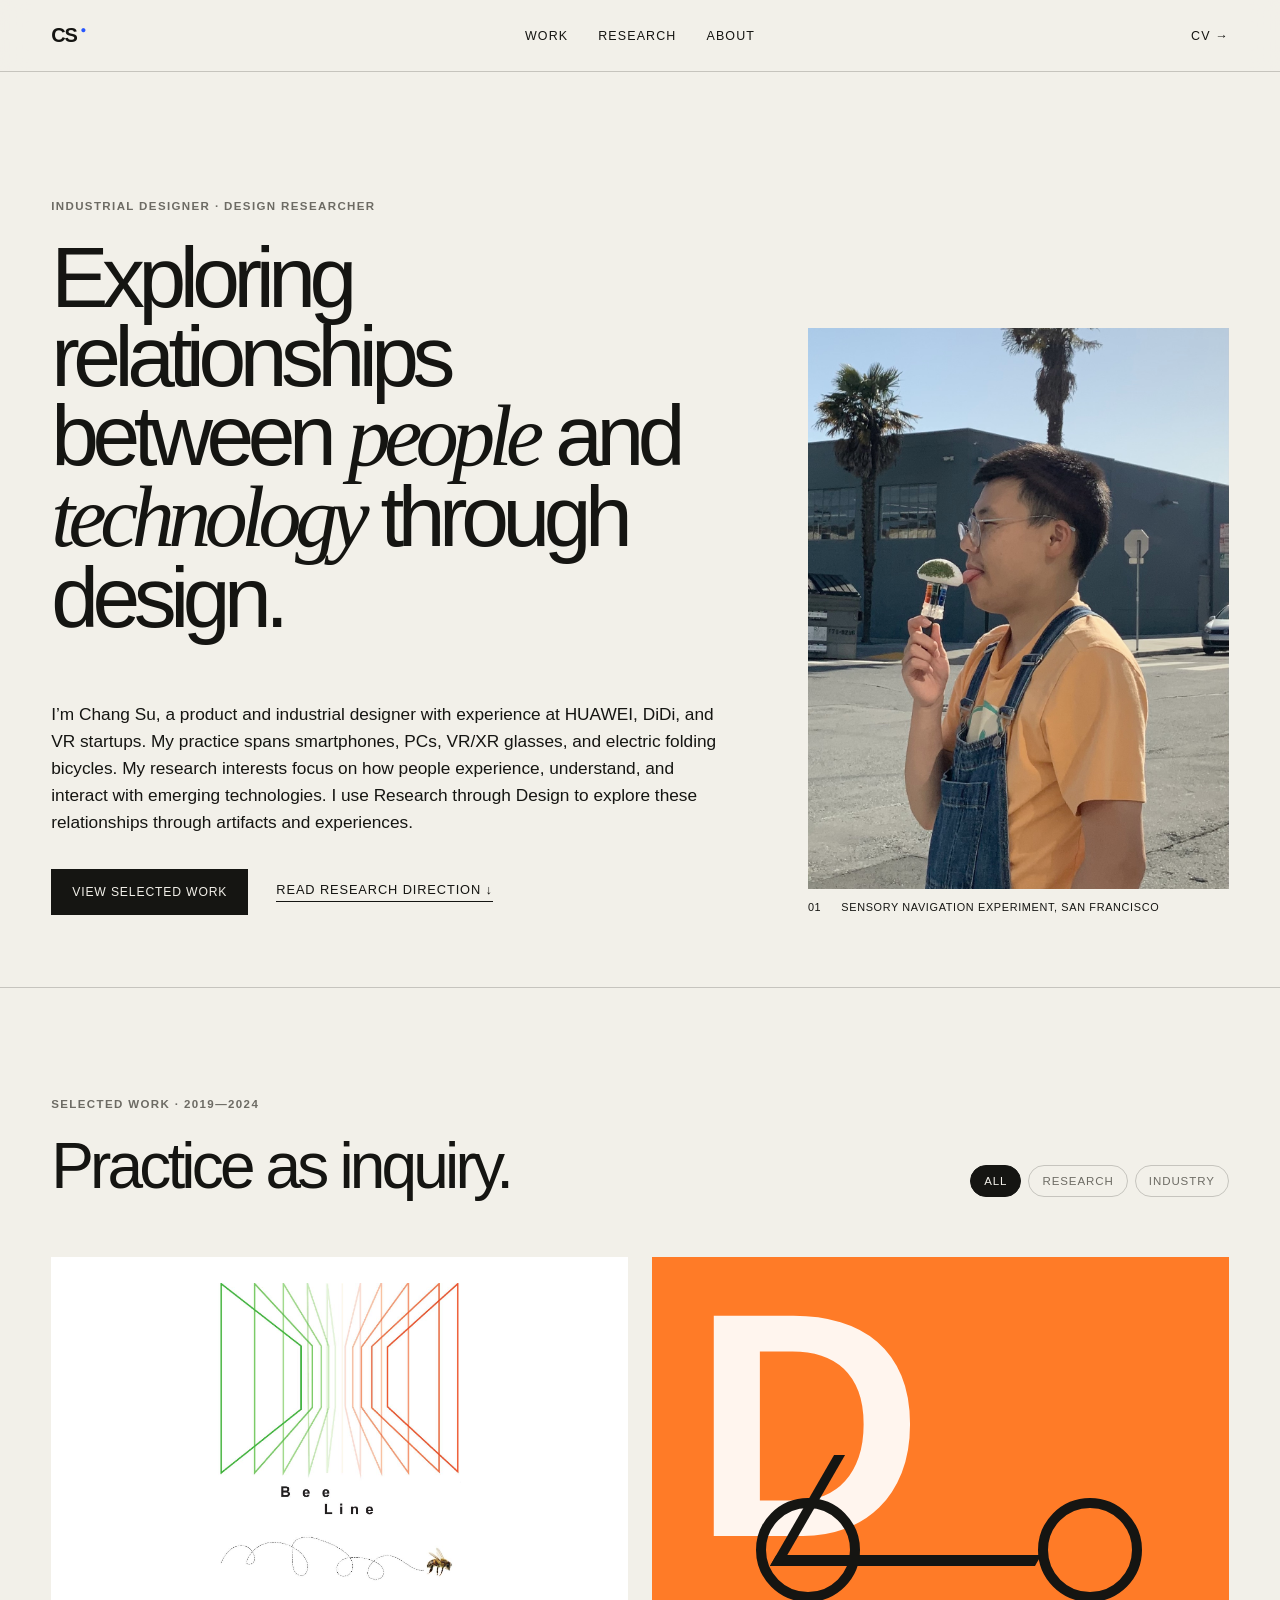
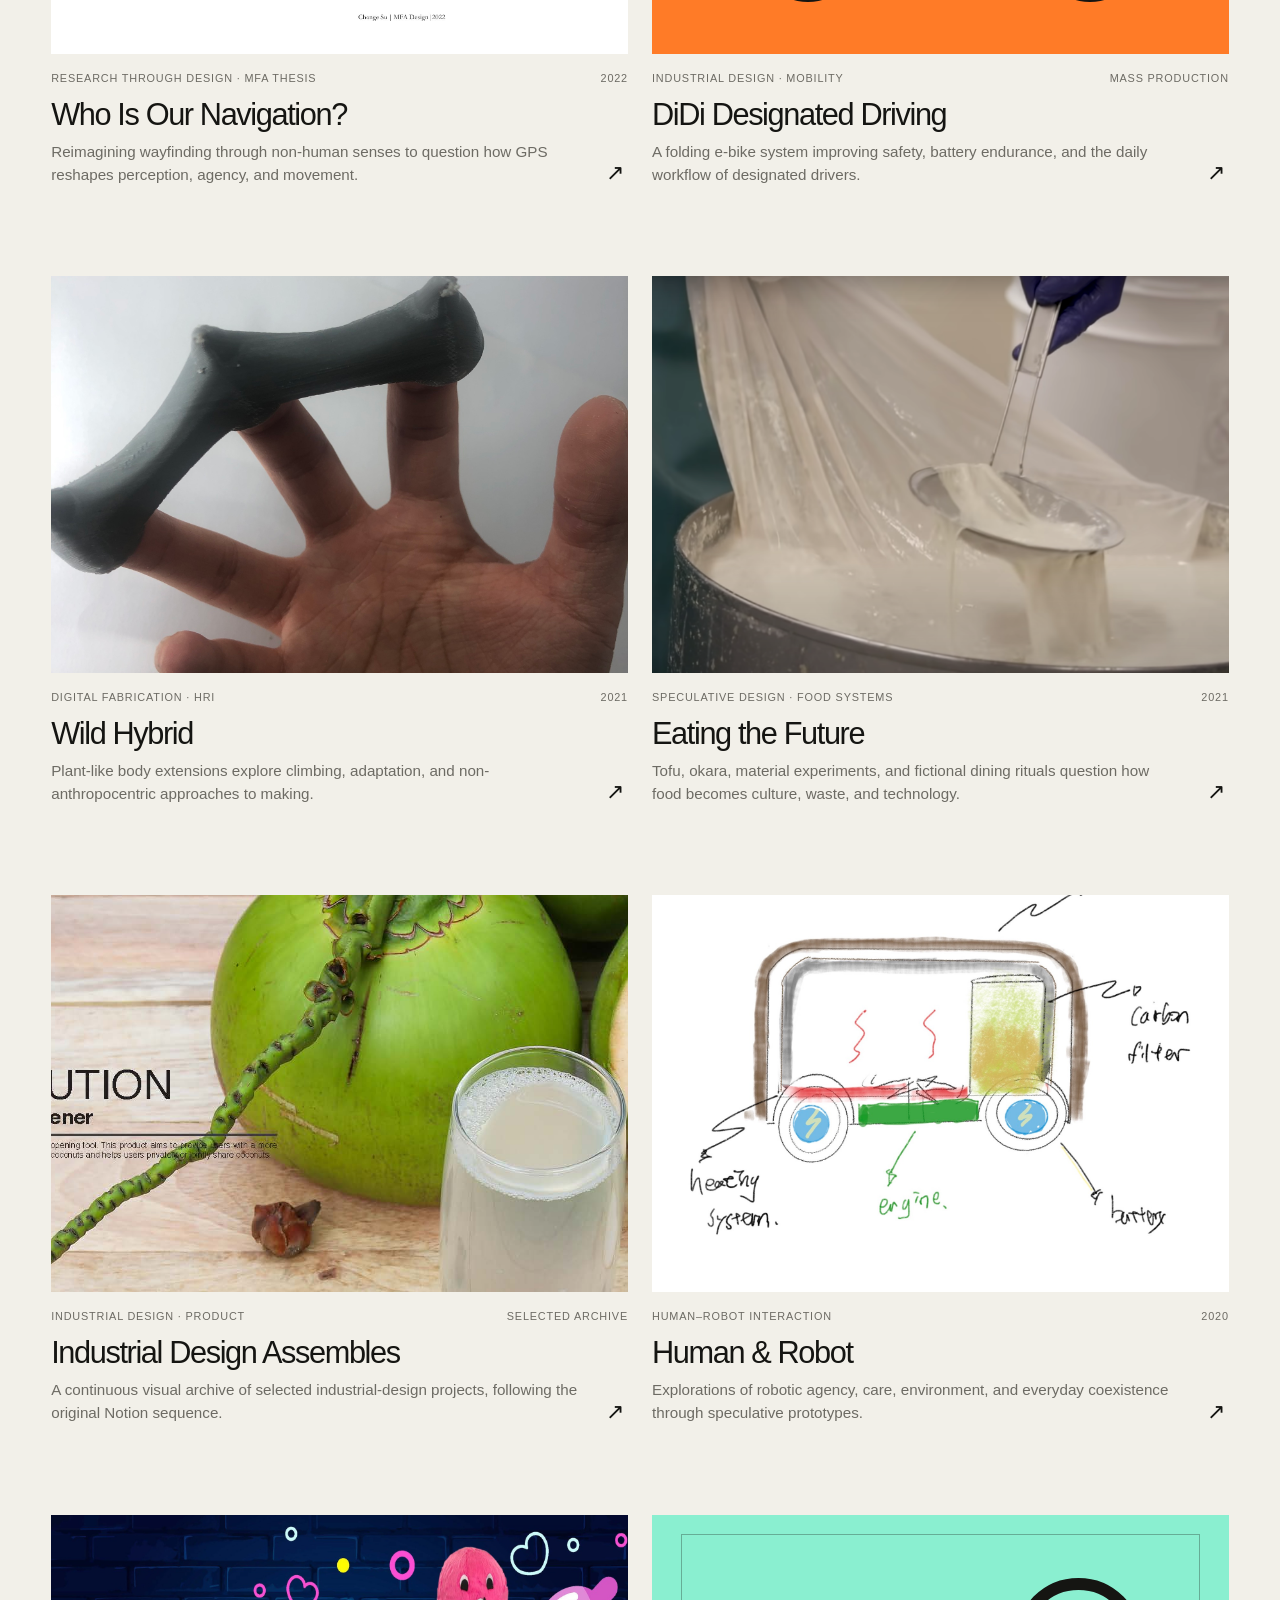
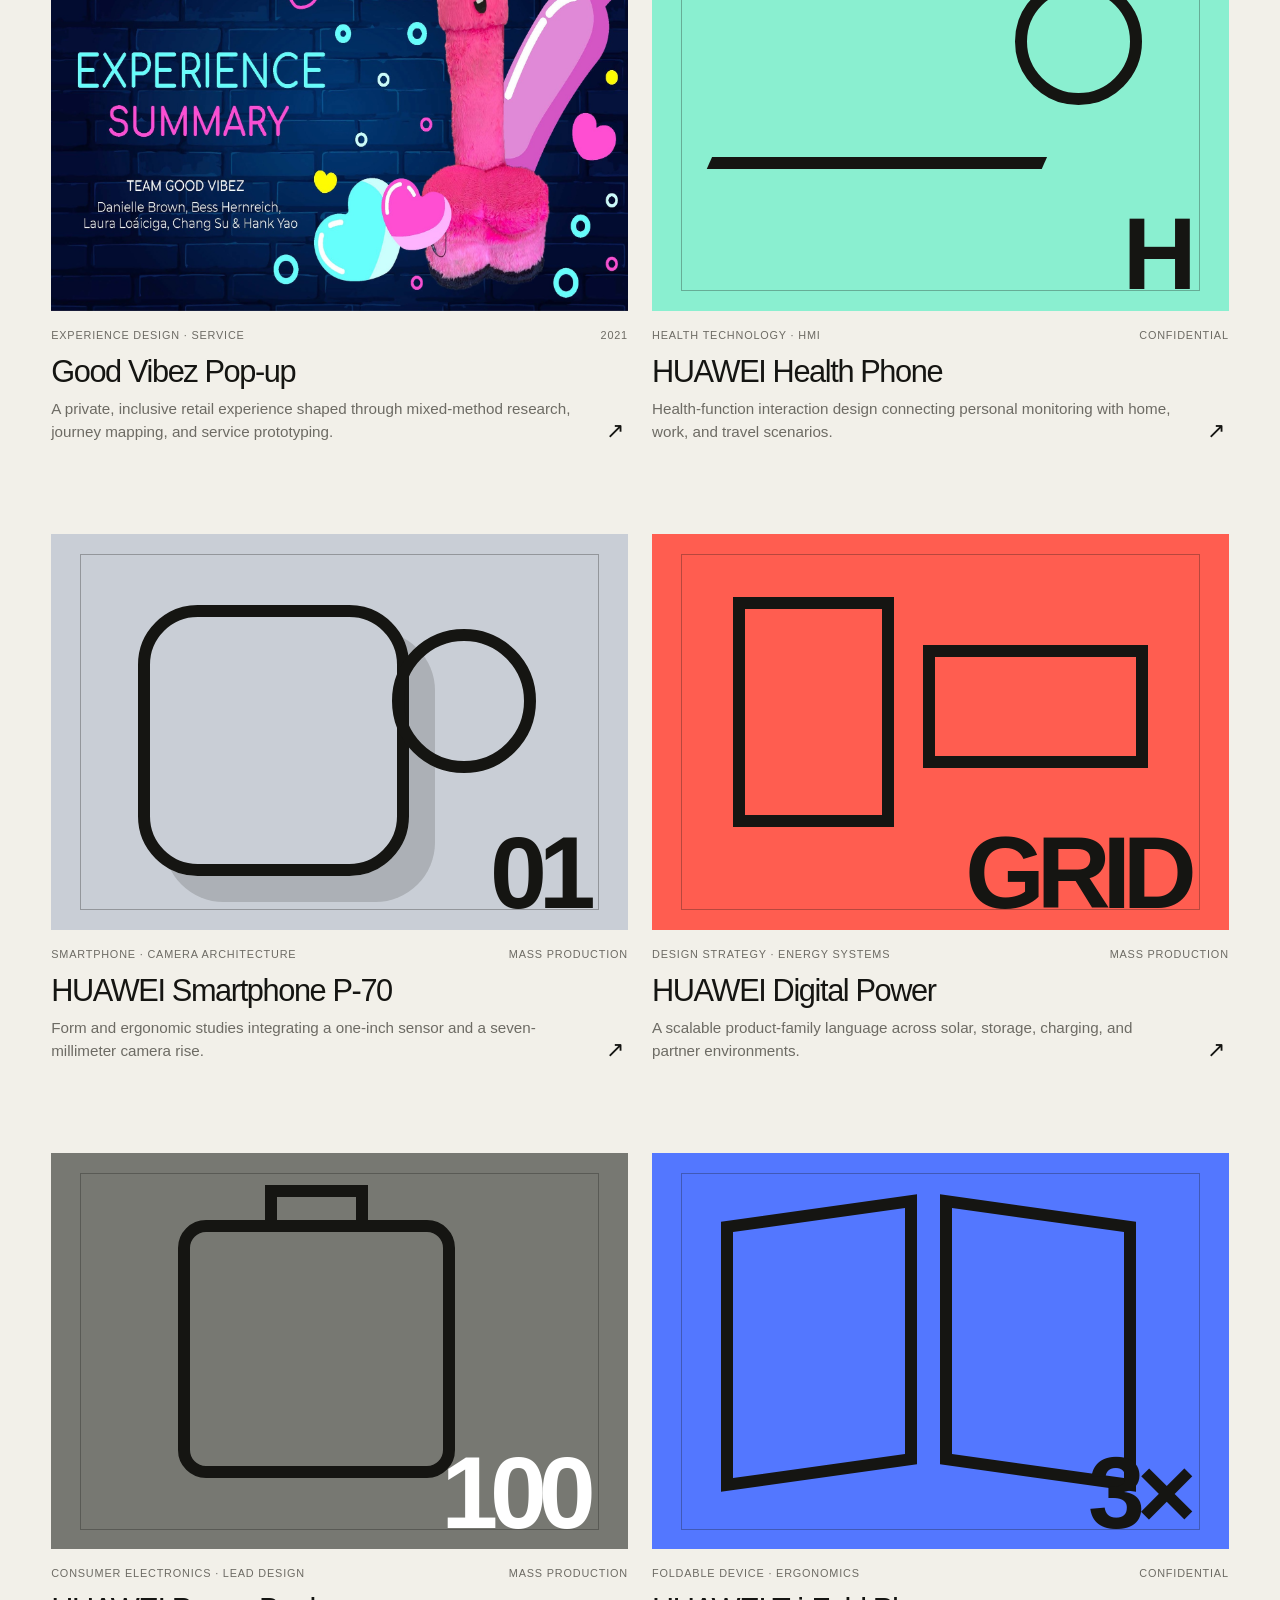
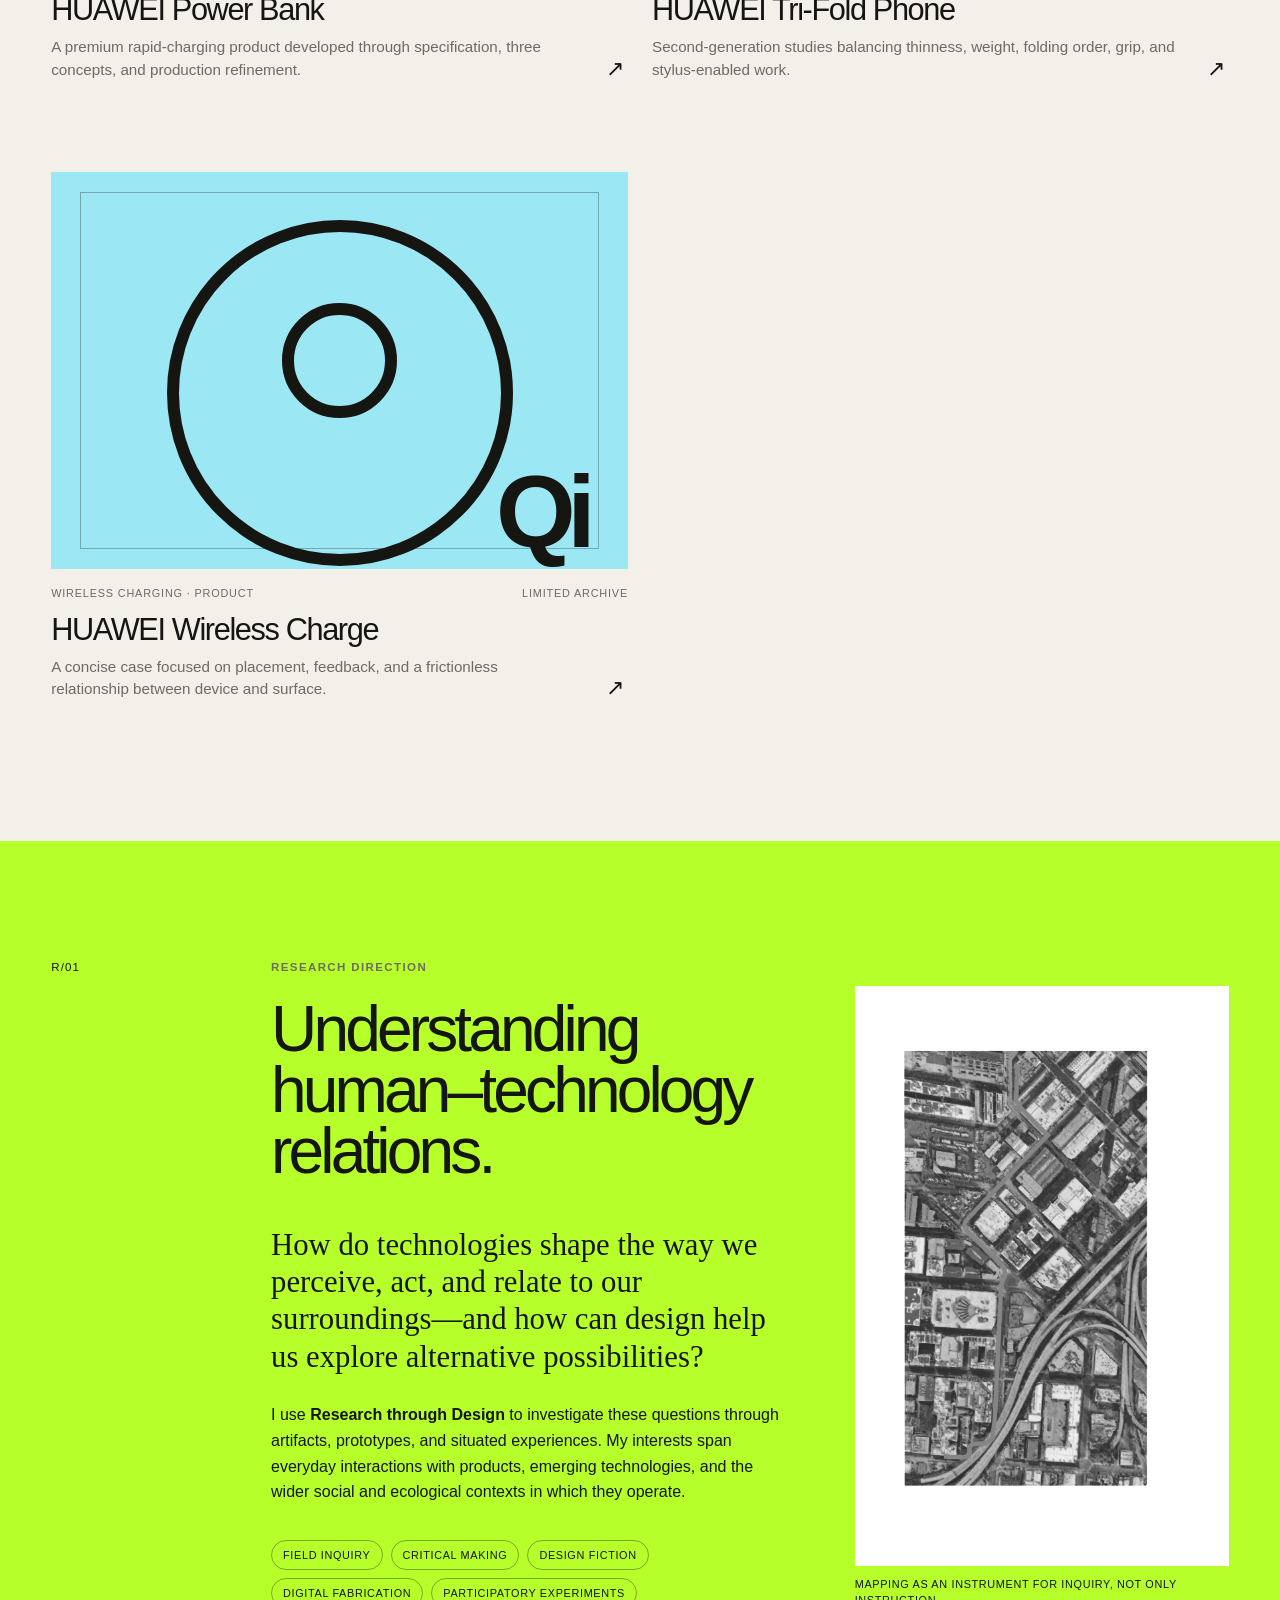
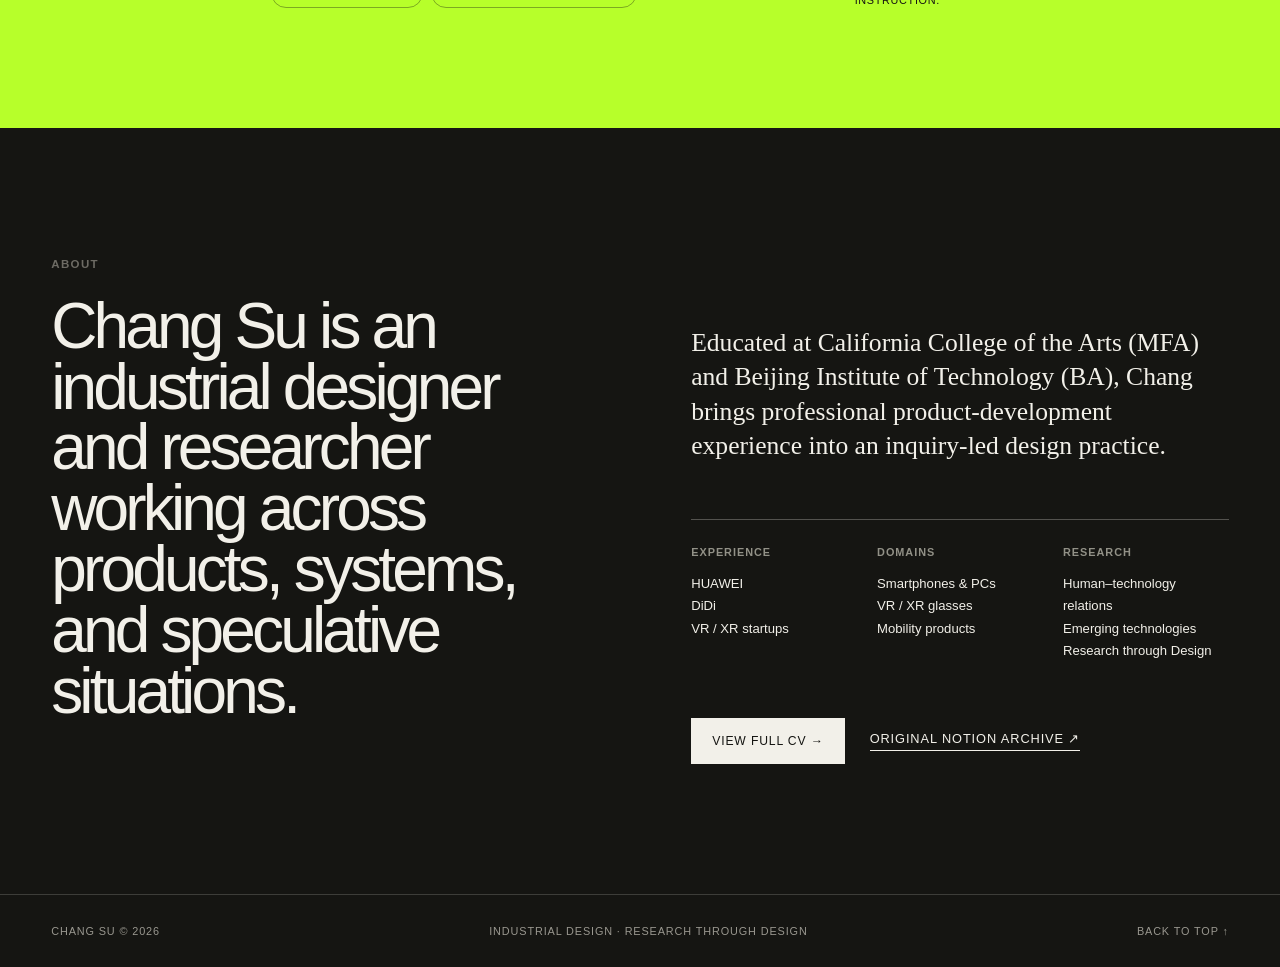
<file: index.html>
<!doctype html>
<html lang="en">
  <head>
    <meta charset="UTF-8" />
    <meta name="viewport" content="width=device-width, initial-scale=1.0" />
    <meta name="description" content="Chang Su is an industrial and product designer exploring relationships between people and emerging technologies through design research and professional practice." />
    <title>Chang Su — Industrial Designer & Design Researcher</title>
    <link rel="stylesheet" href="styles.css" />
    <script src="project-data.js" defer></script>
    <script src="script.js" defer></script>
  </head>
  <body>
    <header class="site-header">
      <a class="wordmark" href="#top" aria-label="Chang Su, home">CS<span class="dot">●</span></a>
      <nav aria-label="Main navigation">
        <a href="#work">Work</a>
        <a href="#research">Research</a>
        <a href="#about">About</a>
      </nav>
      <a class="header-link" href="cv.html">CV →</a>
    </header>

    <main id="top">
      <section class="hero" aria-labelledby="hero-title">
        <div class="hero-copy">
          <p class="eyebrow">Industrial designer · Design researcher</p>
          <h1 id="hero-title">Exploring relationships between <em>people</em> and <em>technology</em> through design.</h1>
          <p class="hero-intro">I’m Chang Su, a product and industrial designer with experience at HUAWEI, DiDi, and VR startups. My practice spans smartphones, PCs, VR/XR glasses, and electric folding bicycles. My research interests focus on how people experience, understand, and interact with emerging technologies. I use Research through Design to explore these relationships through artifacts and experiences.</p>
          <div class="hero-actions">
            <a class="button button-dark" href="#work">View selected work</a>
            <a class="text-link" href="#research">Read research direction ↓</a>
          </div>
        </div>
        <figure class="hero-figure">
          <img src="assets/navigation-taste.jpg" alt="A participant tasting air through an experimental handheld object" />
          <figcaption><span>01</span> Sensory navigation experiment, San Francisco</figcaption>
        </figure>
      </section>

      <section class="work-section" id="work" aria-labelledby="work-title">
        <div class="section-heading">
          <div>
            <p class="eyebrow">Selected work · 2019—2024</p>
            <h2 id="work-title">Practice as inquiry.</h2>
          </div>
          <div class="filters" role="group" aria-label="Filter projects">
            <button class="filter is-active" data-filter="all" type="button">All</button>
            <button class="filter" data-filter="research" type="button">Research</button>
            <button class="filter" data-filter="industry" type="button">Industry</button>
          </div>
        </div>

        <div class="project-grid">
          <a class="project-card project-card-wide" data-category="research" href="project.html?project=navigation">
            <div class="project-media book-cover-media"><img src="assets/projects/navigation/chang-su-beeline-cover.jpg" alt="Cover of Chang Su’s Bee Line MFA thesis book" /></div>
            <div class="project-meta"><span>Research through Design · MFA thesis</span><span>2022</span></div>
            <h3>Who Is Our Navigation?</h3>
            <p>Reimagining wayfinding through non-human senses to question how GPS reshapes perception, agency, and movement.</p>
            <span class="project-arrow" aria-hidden="true">↗</span>
          </a>

          <a class="project-card" data-category="industry" href="project.html?project=didi">
            <div class="project-media didi-graphic" role="img" aria-label="Abstract illustration of a compact folding bicycle"><span class="wheel wheel-one"></span><span class="wheel wheel-two"></span><span class="bike-line"></span><strong>D</strong></div>
            <div class="project-meta"><span>Industrial design · Mobility</span><span>Mass production</span></div>
            <h3>DiDi Designated Driving</h3>
            <p>A folding e-bike system improving safety, battery endurance, and the daily workflow of designated drivers.</p>
            <span class="project-arrow" aria-hidden="true">↗</span>
          </a>

          <a class="project-card" data-category="research" href="project.html?project=wild-hybrid">
            <div class="project-media"><img src="assets/wild-hybrid.jpg" alt="A flexible black 3D-printed object stretched across a hand" /></div>
            <div class="project-meta"><span>Digital fabrication · HRI</span><span>2021</span></div>
            <h3>Wild Hybrid</h3>
            <p>Plant-like body extensions explore climbing, adaptation, and non-anthropocentric approaches to making.</p>
            <span class="project-arrow" aria-hidden="true">↗</span>
          </a>

          <a class="project-card" data-category="research" href="project.html?project=eating-future">
            <div class="project-media"><img src="assets/eating-future.png" alt="Tofu-making process with sheets of soy material being lifted from a vessel" /></div>
            <div class="project-meta"><span>Speculative design · Food systems</span><span>2021</span></div>
            <h3>Eating the Future</h3>
            <p>Tofu, okara, material experiments, and fictional dining rituals question how food becomes culture, waste, and technology.</p>
            <span class="project-arrow" aria-hidden="true">↗</span>
          </a>

          <a class="project-card" data-category="industry" href="project.html?project=assemblies">
            <div class="project-media"><img src="assets/projects/assemblies/notion/assembly-01.jpg" alt="Industrial design portfolio collection" /></div>
            <div class="project-meta"><span>Industrial design · Product</span><span>Selected archive</span></div>
            <h3>Industrial Design Assembles</h3>
            <p>A continuous visual archive of selected industrial-design projects, following the original Notion sequence.</p>
            <span class="project-arrow" aria-hidden="true">↗</span>
          </a>

          <a class="project-card" data-category="research" href="project.html?project=human-robot">
            <div class="project-media"><img src="assets/human-robot.jpg" alt="Concept sketch of a small mobile robot with air filtration and heating functions" /></div>
            <div class="project-meta"><span>Human–robot interaction</span><span>2020</span></div>
            <h3>Human & Robot</h3>
            <p>Explorations of robotic agency, care, environment, and everyday coexistence through speculative prototypes.</p>
            <span class="project-arrow" aria-hidden="true">↗</span>
          </a>

          <a class="project-card" data-category="research" href="project.html?project=good-vibez">
            <div class="project-media"><img src="assets/projects/good-vibez/cover.jpg" alt="Good Vibez experience design project cover" /></div>
            <div class="project-meta"><span>Experience design · Service</span><span>2021</span></div>
            <h3>Good Vibez Pop-up</h3>
            <p>A private, inclusive retail experience shaped through mixed-method research, journey mapping, and service prototyping.</p>
            <span class="project-arrow" aria-hidden="true">↗</span>
          </a>

          <a class="project-card" data-category="industry" href="project.html?project=huawei-health">
            <div class="project-media portfolio-graphic graphic-health" role="img" aria-label="Abstract health interface graphic"><span></span><i></i><b>H</b></div>
            <div class="project-meta"><span>Health technology · HMI</span><span>Confidential</span></div>
            <h3>HUAWEI Health Phone</h3>
            <p>Health-function interaction design connecting personal monitoring with home, work, and travel scenarios.</p>
            <span class="project-arrow" aria-hidden="true">↗</span>
          </a>

          <a class="project-card" data-category="industry" href="project.html?project=huawei-p70">
            <div class="project-media portfolio-graphic graphic-camera" role="img" aria-label="Abstract camera module graphic"><span></span><i></i><b>01</b></div>
            <div class="project-meta"><span>Smartphone · Camera architecture</span><span>Mass production</span></div>
            <h3>HUAWEI Smartphone P-70</h3>
            <p>Form and ergonomic studies integrating a one-inch sensor and a seven-millimeter camera rise.</p>
            <span class="project-arrow" aria-hidden="true">↗</span>
          </a>

          <a class="project-card" data-category="industry" href="project.html?project=huawei-digital-power">
            <div class="project-media portfolio-graphic graphic-power" role="img" aria-label="Abstract modular energy system graphic"><span></span><i></i><b>GRID</b></div>
            <div class="project-meta"><span>Design strategy · Energy systems</span><span>Mass production</span></div>
            <h3>HUAWEI Digital Power</h3>
            <p>A scalable product-family language across solar, storage, charging, and partner environments.</p>
            <span class="project-arrow" aria-hidden="true">↗</span>
          </a>

          <a class="project-card" data-category="industry" href="project.html?project=huawei-power-bank">
            <div class="project-media portfolio-graphic graphic-battery" role="img" aria-label="Abstract portable battery graphic"><span></span><i></i><b>100</b></div>
            <div class="project-meta"><span>Consumer electronics · Lead design</span><span>Mass production</span></div>
            <h3>HUAWEI Power Bank</h3>
            <p>A premium rapid-charging product developed through specification, three concepts, and production refinement.</p>
            <span class="project-arrow" aria-hidden="true">↗</span>
          </a>

          <a class="project-card" data-category="industry" href="project.html?project=huawei-trifold">
            <div class="project-media portfolio-graphic graphic-fold" role="img" aria-label="Abstract three-panel folding device graphic"><span></span><i></i><b>3×</b></div>
            <div class="project-meta"><span>Foldable device · Ergonomics</span><span>Confidential</span></div>
            <h3>HUAWEI Tri-Fold Phone</h3>
            <p>Second-generation studies balancing thinness, weight, folding order, grip, and stylus-enabled work.</p>
            <span class="project-arrow" aria-hidden="true">↗</span>
          </a>

          <a class="project-card" data-category="industry" href="project.html?project=huawei-wireless-charge">
            <div class="project-media portfolio-graphic graphic-charge" role="img" aria-label="Abstract wireless charging graphic"><span></span><i></i><b>Qi</b></div>
            <div class="project-meta"><span>Wireless charging · Product</span><span>Limited archive</span></div>
            <h3>HUAWEI Wireless Charge</h3>
            <p>A concise case focused on placement, feedback, and a frictionless relationship between device and surface.</p>
            <span class="project-arrow" aria-hidden="true">↗</span>
          </a>
        </div>
      </section>

      <section class="research-section" id="research" aria-labelledby="research-title">
        <div class="research-number" aria-hidden="true">R/01</div>
        <div class="research-copy">
          <p class="eyebrow">Research direction</p>
          <h2 id="research-title">Understanding human–technology relations.</h2>
          <p class="research-lead">How do technologies shape the way we perceive, act, and relate to our surroundings—and how can design help us explore alternative possibilities?</p>
          <p>I use <strong>Research through Design</strong> to investigate these questions through artifacts, prototypes, and situated experiences. My interests span everyday interactions with products, emerging technologies, and the wider social and ecological contexts in which they operate.</p>
          <div class="research-methods">
            <span>Field inquiry</span><span>Critical making</span><span>Design fiction</span><span>Digital fabrication</span><span>Participatory experiments</span>
          </div>
        </div>
        <figure class="research-image">
          <img src="assets/navigation-map.jpg" alt="A mapped alternative navigation route" />
          <figcaption>Mapping as an instrument for inquiry, not only instruction.</figcaption>
        </figure>
      </section>

      <section class="about-section" id="about" aria-labelledby="about-title">
        <div>
          <p class="eyebrow">About</p>
          <h2 id="about-title">Chang Su is an industrial designer and researcher working across products, systems, and speculative situations.</h2>
        </div>
        <div class="about-body">
          <p>Educated at California College of the Arts (MFA) and Beijing Institute of Technology (BA), Chang brings professional product-development experience into an inquiry-led design practice.</p>
          <div class="about-columns">
            <div><h3>Experience</h3><p>HUAWEI<br />DiDi<br />VR / XR startups</p></div>
            <div><h3>Domains</h3><p>Smartphones & PCs<br />VR / XR glasses<br />Mobility products</p></div>
            <div><h3>Research</h3><p>Human–technology relations<br />Emerging technologies<br />Research through Design</p></div>
          </div>
          <div class="about-actions">
            <a class="button button-light" href="cv.html">View full CV →</a>
            <a class="text-link light" href="https://bouncy-tendency-672.notion.site/Persona-dd509c0467ec4ff7ba2390a16e96912a" target="_blank" rel="noreferrer">Original Notion archive ↗</a>
          </div>
        </div>
      </section>
    </main>

    <footer>
      <p>Chang Su © <span id="year"></span></p>
      <p>Industrial design · Research through Design</p>
      <a href="#top">Back to top ↑</a>
    </footer>
  </body>
</html>
</file>
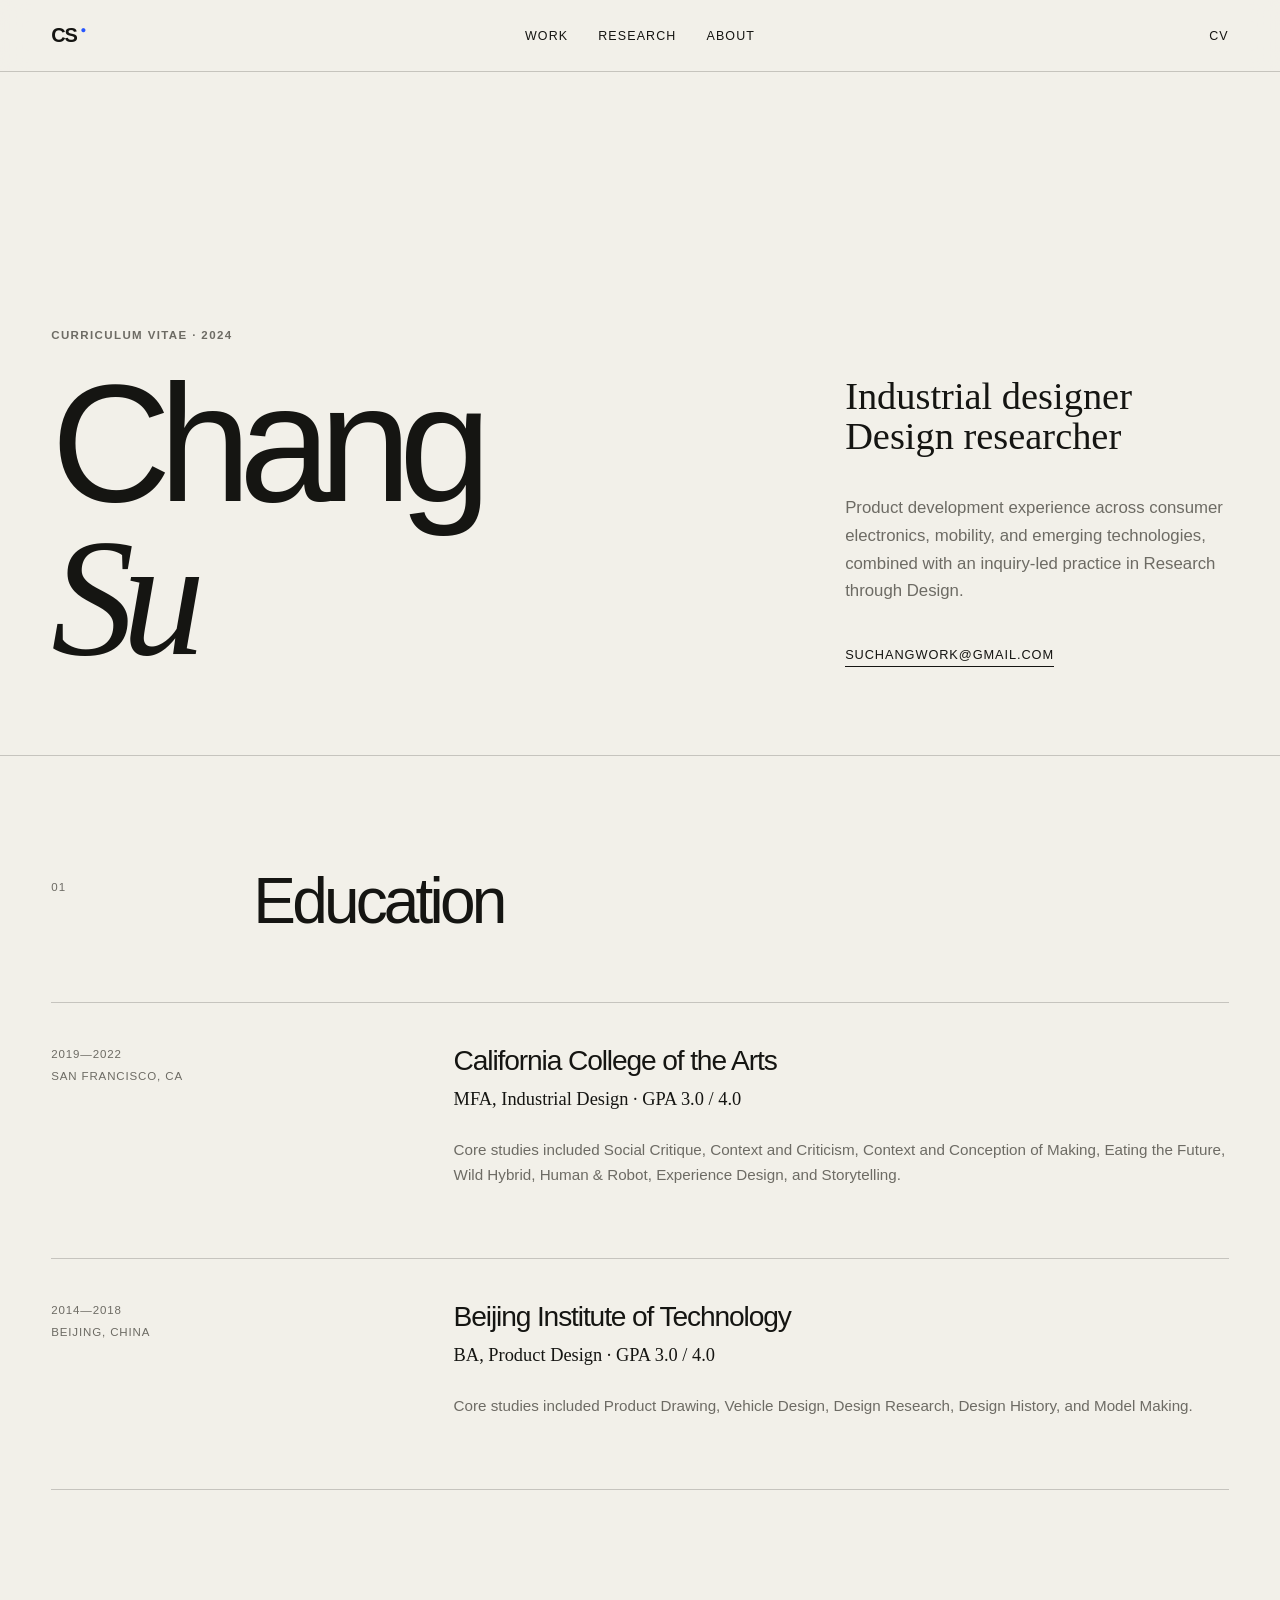
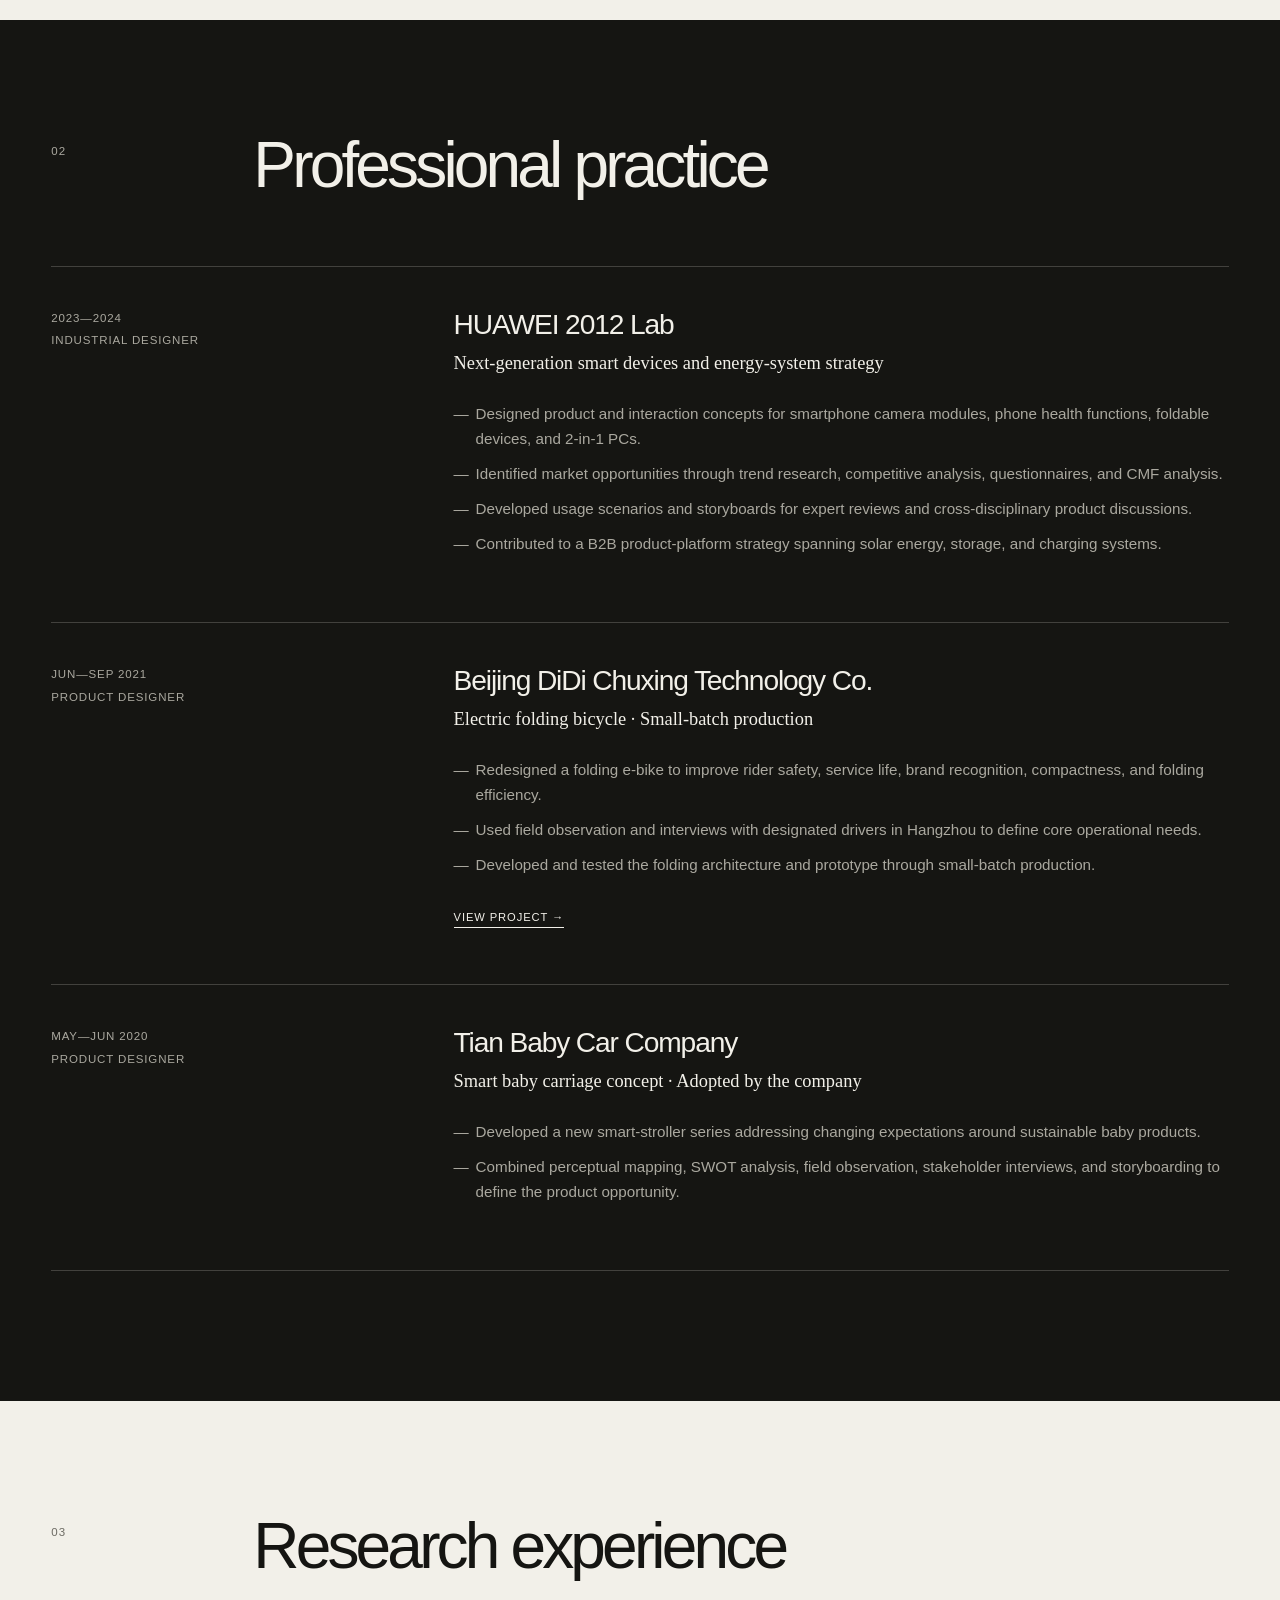
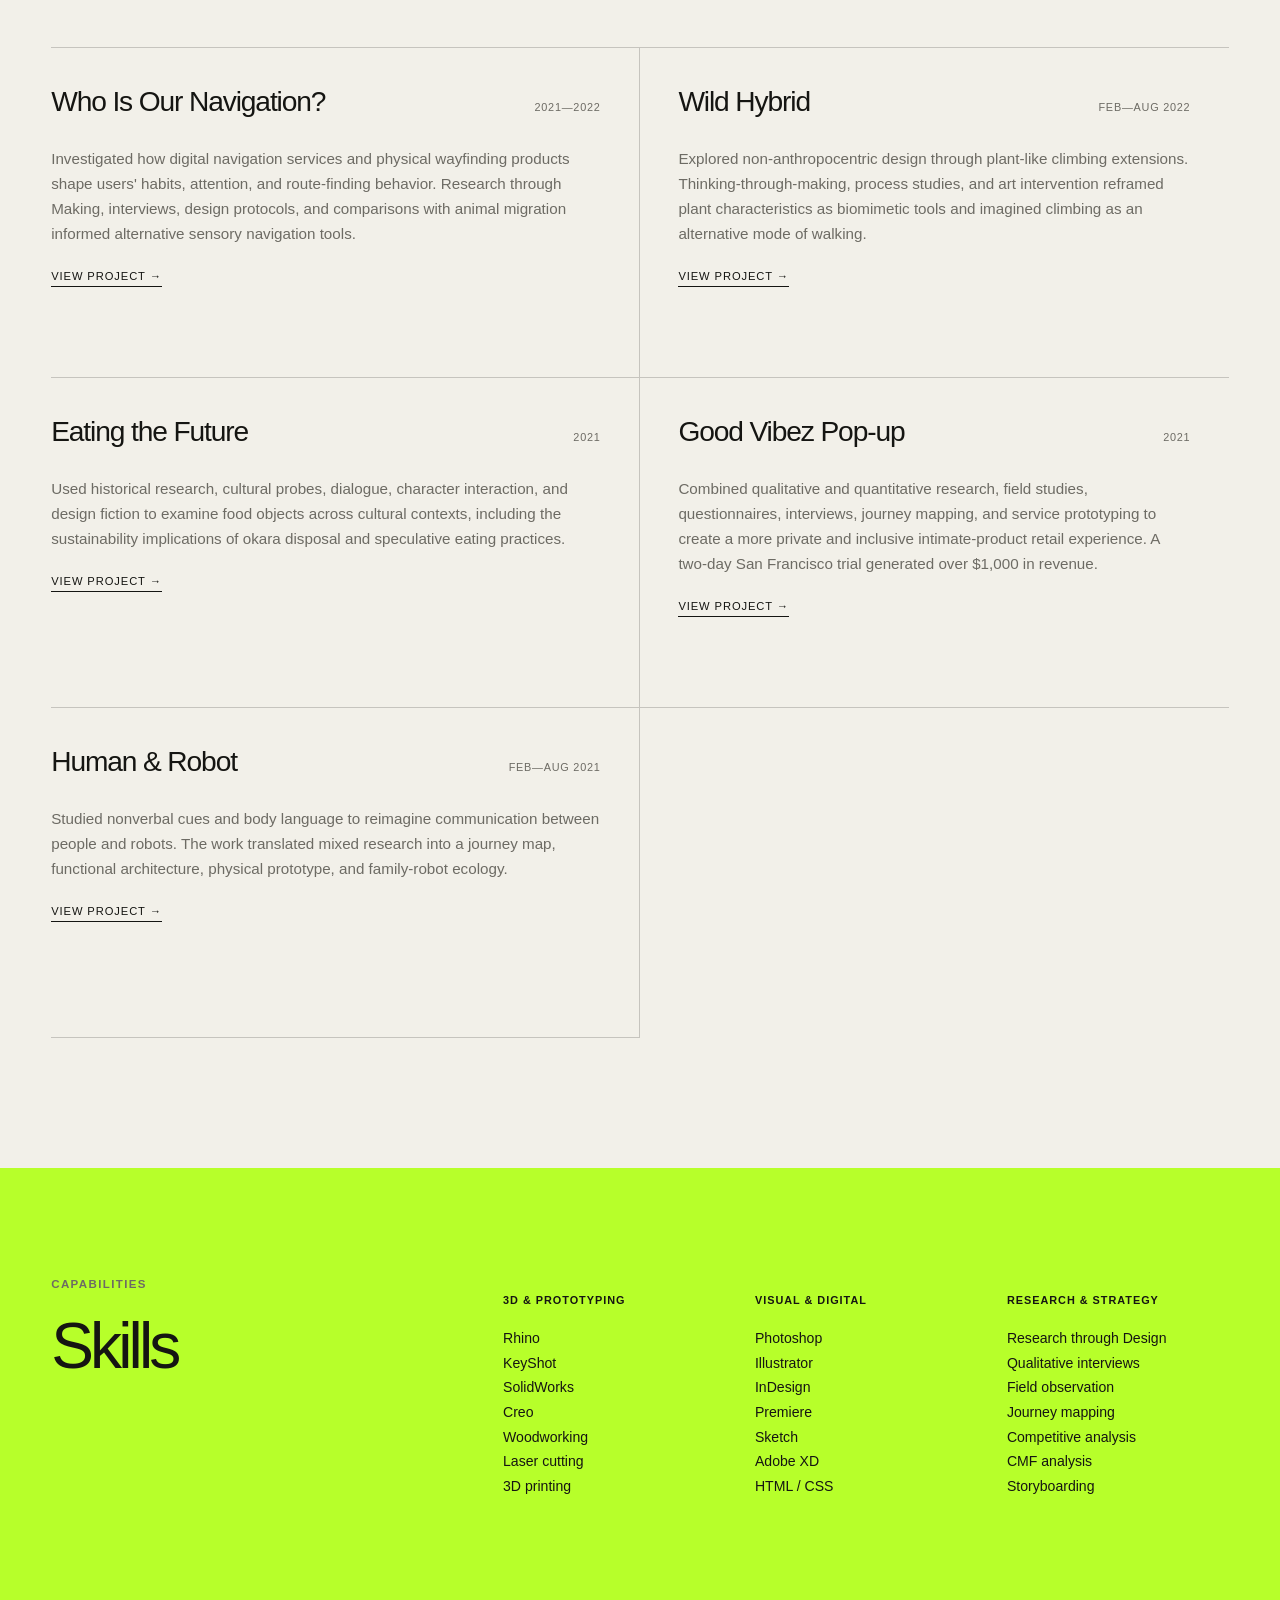
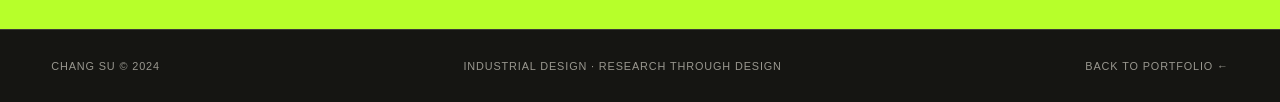
<file: cv.html>
<!doctype html>
<html lang="en">
  <head>
    <meta charset="UTF-8" />
    <meta name="viewport" content="width=device-width, initial-scale=1.0" />
    <meta name="description" content="Curriculum vitae of Chang Su, an industrial designer and design researcher working across emerging technology, product systems, and research through design." />
    <title>CV — Chang Su</title>
    <link rel="stylesheet" href="styles.css" />
    <link rel="stylesheet" href="cv.css" />
  </head>
  <body class="cv-page">
    <header class="site-header">
      <a class="wordmark" href="index.html" aria-label="Chang Su, home">CS<span class="dot">●</span></a>
      <nav aria-label="Main navigation">
        <a href="index.html#work">Work</a>
        <a href="index.html#research">Research</a>
        <a href="index.html#about">About</a>
      </nav>
      <a class="header-link" href="cv.html" aria-current="page">CV</a>
    </header>

    <main class="cv-main">
      <section class="cv-intro" aria-labelledby="cv-title">
        <div>
          <p class="eyebrow">Curriculum vitae · 2024</p>
          <h1 id="cv-title">Chang<br /><em>Su</em></h1>
        </div>
        <div class="cv-profile">
          <p class="cv-role">Industrial designer<br />Design researcher</p>
          <p>Product development experience across consumer electronics, mobility, and emerging technologies, combined with an inquiry-led practice in Research through Design.</p>
          <a class="text-link" href="mailto:suchangwork@gmail.com">suchangwork@gmail.com</a>
        </div>
      </section>

      <section class="cv-section" aria-labelledby="education-title">
        <header class="cv-section-heading">
          <p class="cv-index">01</p>
          <h2 id="education-title">Education</h2>
        </header>
        <div class="cv-list">
          <article class="cv-entry">
            <div class="cv-entry-meta">
              <p>2019—2022</p>
              <p>San Francisco, CA</p>
            </div>
            <div class="cv-entry-body">
              <h3>California College of the Arts</h3>
              <p class="cv-position">MFA, Industrial Design · GPA 3.0 / 4.0</p>
              <p>Core studies included Social Critique, Context and Criticism, Context and Conception of Making, Eating the Future, Wild Hybrid, Human &amp; Robot, Experience Design, and Storytelling.</p>
            </div>
          </article>

          <article class="cv-entry">
            <div class="cv-entry-meta">
              <p>2014—2018</p>
              <p>Beijing, China</p>
            </div>
            <div class="cv-entry-body">
              <h3>Beijing Institute of Technology</h3>
              <p class="cv-position">BA, Product Design · GPA 3.0 / 4.0</p>
              <p>Core studies included Product Drawing, Vehicle Design, Design Research, Design History, and Model Making.</p>
            </div>
          </article>
        </div>
      </section>

      <section class="cv-section cv-section-dark" aria-labelledby="practice-title">
        <header class="cv-section-heading">
          <p class="cv-index">02</p>
          <h2 id="practice-title">Professional practice</h2>
        </header>
        <div class="cv-list">
          <article class="cv-entry">
            <div class="cv-entry-meta">
              <p>2023—2024</p>
              <p>Industrial Designer</p>
            </div>
            <div class="cv-entry-body">
              <h3>HUAWEI 2012 Lab</h3>
              <p class="cv-position">Next-generation smart devices and energy-system strategy</p>
              <ul>
                <li>Designed product and interaction concepts for smartphone camera modules, phone health functions, foldable devices, and 2-in-1 PCs.</li>
                <li>Identified market opportunities through trend research, competitive analysis, questionnaires, and CMF analysis.</li>
                <li>Developed usage scenarios and storyboards for expert reviews and cross-disciplinary product discussions.</li>
                <li>Contributed to a B2B product-platform strategy spanning solar energy, storage, and charging systems.</li>
              </ul>
            </div>
          </article>

          <article class="cv-entry">
            <div class="cv-entry-meta">
              <p>Jun—Sep 2021</p>
              <p>Product Designer</p>
            </div>
            <div class="cv-entry-body">
              <h3>Beijing DiDi Chuxing Technology Co.</h3>
              <p class="cv-position">Electric folding bicycle · Small-batch production</p>
              <ul>
                <li>Redesigned a folding e-bike to improve rider safety, service life, brand recognition, compactness, and folding efficiency.</li>
                <li>Used field observation and interviews with designated drivers in Hangzhou to define core operational needs.</li>
                <li>Developed and tested the folding architecture and prototype through small-batch production.</li>
              </ul>
              <a class="cv-project-link" href="project.html?project=didi">View project →</a>
            </div>
          </article>

          <article class="cv-entry">
            <div class="cv-entry-meta">
              <p>May—Jun 2020</p>
              <p>Product Designer</p>
            </div>
            <div class="cv-entry-body">
              <h3>Tian Baby Car Company</h3>
              <p class="cv-position">Smart baby carriage concept · Adopted by the company</p>
              <ul>
                <li>Developed a new smart-stroller series addressing changing expectations around sustainable baby products.</li>
                <li>Combined perceptual mapping, SWOT analysis, field observation, stakeholder interviews, and storyboarding to define the product opportunity.</li>
              </ul>
            </div>
          </article>
        </div>
      </section>

      <section class="cv-section" aria-labelledby="research-experience-title">
        <header class="cv-section-heading">
          <p class="cv-index">03</p>
          <h2 id="research-experience-title">Research experience</h2>
        </header>
        <div class="cv-projects">
          <article>
            <div class="cv-project-top"><h3>Who Is Our Navigation?</h3><p>2021—2022</p></div>
            <p>Investigated how digital navigation services and physical wayfinding products shape users' habits, attention, and route-finding behavior. Research through Making, interviews, design protocols, and comparisons with animal migration informed alternative sensory navigation tools.</p>
            <a class="cv-project-link" href="project.html?project=navigation">View project →</a>
          </article>
          <article>
            <div class="cv-project-top"><h3>Wild Hybrid</h3><p>Feb—Aug 2022</p></div>
            <p>Explored non-anthropocentric design through plant-like climbing extensions. Thinking-through-making, process studies, and art intervention reframed plant characteristics as biomimetic tools and imagined climbing as an alternative mode of walking.</p>
            <a class="cv-project-link" href="project.html?project=wild-hybrid">View project →</a>
          </article>
          <article>
            <div class="cv-project-top"><h3>Eating the Future</h3><p>2021</p></div>
            <p>Used historical research, cultural probes, dialogue, character interaction, and design fiction to examine food objects across cultural contexts, including the sustainability implications of okara disposal and speculative eating practices.</p>
            <a class="cv-project-link" href="project.html?project=eating-future">View project →</a>
          </article>
          <article>
            <div class="cv-project-top"><h3>Good Vibez Pop-up</h3><p>2021</p></div>
            <p>Combined qualitative and quantitative research, field studies, questionnaires, interviews, journey mapping, and service prototyping to create a more private and inclusive intimate-product retail experience. A two-day San Francisco trial generated over $1,000 in revenue.</p>
            <a class="cv-project-link" href="project.html?project=good-vibez">View project →</a>
          </article>
          <article>
            <div class="cv-project-top"><h3>Human &amp; Robot</h3><p>Feb—Aug 2021</p></div>
            <p>Studied nonverbal cues and body language to reimagine communication between people and robots. The work translated mixed research into a journey map, functional architecture, physical prototype, and family-robot ecology.</p>
            <a class="cv-project-link" href="project.html?project=human-robot">View project →</a>
          </article>
        </div>
      </section>

      <section class="cv-skills" aria-labelledby="skills-title">
        <div>
          <p class="eyebrow">Capabilities</p>
          <h2 id="skills-title">Skills</h2>
        </div>
        <div class="cv-skill-groups">
          <div><h3>3D &amp; prototyping</h3><p>Rhino<br />KeyShot<br />SolidWorks<br />Creo<br />Woodworking<br />Laser cutting<br />3D printing</p></div>
          <div><h3>Visual &amp; digital</h3><p>Photoshop<br />Illustrator<br />InDesign<br />Premiere<br />Sketch<br />Adobe XD<br />HTML / CSS</p></div>
          <div><h3>Research &amp; strategy</h3><p>Research through Design<br />Qualitative interviews<br />Field observation<br />Journey mapping<br />Competitive analysis<br />CMF analysis<br />Storyboarding</p></div>
        </div>
      </section>
    </main>

    <footer>
      <p>Chang Su © 2024</p>
      <p>Industrial design · Research through Design</p>
      <a href="index.html">Back to portfolio ←</a>
    </footer>
  </body>
</html>
</file>
<file: styles.css>
:root {
  --ink: #151512;
  --paper: #f2f0e9;
  --acid: #b7ff2a;
  --blue: #2756ff;
  --line: rgba(21, 21, 18, 0.2);
  --muted: #6d6b64;
  --pad: clamp(20px, 4vw, 64px);
}

* { box-sizing: border-box; }
html { scroll-behavior: smooth; }
body { margin: 0; background: var(--paper); color: var(--ink); font-family: Arial, Helvetica, sans-serif; }
a { color: inherit; text-decoration: none; }
img { display: block; width: 100%; }
button { font: inherit; }

.site-header { position: sticky; top: 0; z-index: 20; display: grid; grid-template-columns: 1fr auto 1fr; align-items: center; min-height: 72px; padding: 0 var(--pad); border-bottom: 1px solid var(--line); background: rgba(242, 240, 233, 0.88); backdrop-filter: blur(14px); }
.wordmark { font-size: 1.25rem; font-weight: 800; letter-spacing: -0.06em; }
.dot { color: var(--blue); font-size: .48em; margin-left: 4px; vertical-align: top; }
nav { display: flex; gap: 30px; font-size: .78rem; text-transform: uppercase; letter-spacing: .09em; }
nav a, .header-link, footer a { transition: opacity .2s; }
nav a:hover, .header-link:hover, footer a:hover { opacity: .48; }
.header-link { justify-self: end; font-size: .78rem; text-transform: uppercase; letter-spacing: .09em; }

.hero { min-height: calc(100vh - 72px); display: grid; grid-template-columns: minmax(0, 1.05fr) minmax(360px, .65fr); gap: clamp(36px, 6vw, 100px); padding: clamp(70px, 10vw, 150px) var(--pad) 72px; border-bottom: 1px solid var(--line); }
.hero-copy { display: flex; flex-direction: column; align-items: flex-start; }
.eyebrow { margin: 0 0 26px; color: var(--muted); font-size: .72rem; font-weight: 700; text-transform: uppercase; letter-spacing: .12em; }
h1 { max-width: 1050px; margin: 0; font-size: clamp(3.2rem, 6.7vw, 7.8rem); line-height: .92; letter-spacing: -.075em; font-weight: 500; }
h1 em { font-family: Georgia, 'Times New Roman', serif; font-weight: 400; }
.hero-intro { max-width: 670px; margin: auto 0 0; padding-top: 65px; font-size: clamp(1rem, 1.35vw, 1.3rem); line-height: 1.55; }
.hero-actions { display: flex; align-items: center; gap: 28px; margin-top: 34px; }
.button { display: inline-flex; padding: 15px 20px; border: 1px solid var(--ink); font-size: .76rem; text-transform: uppercase; letter-spacing: .07em; transition: background .2s, color .2s; }
.button-dark { background: var(--ink); color: var(--paper); }
.button-dark:hover { background: var(--blue); border-color: var(--blue); }
.text-link { font-size: .8rem; text-transform: uppercase; letter-spacing: .07em; border-bottom: 1px solid currentColor; padding-bottom: 4px; }
.hero-figure { align-self: end; margin: 0; }
.hero-figure img { aspect-ratio: 3 / 4; object-fit: cover; filter: saturate(.85); }
.hero-figure figcaption, .research-image figcaption { display: flex; gap: 20px; margin-top: 11px; font-size: .68rem; line-height: 1.4; text-transform: uppercase; letter-spacing: .06em; }

.work-section { padding: 110px var(--pad) 140px; }
.section-heading { display: flex; justify-content: space-between; align-items: end; margin-bottom: 60px; }
h2 { margin: 0; font-size: clamp(2.7rem, 5vw, 5.7rem); line-height: .95; letter-spacing: -.06em; font-weight: 500; }
.filters { display: flex; gap: 7px; }
.filter { padding: 9px 13px; border: 1px solid var(--line); border-radius: 999px; background: transparent; color: var(--muted); cursor: pointer; font-size: .72rem; text-transform: uppercase; letter-spacing: .08em; }
.filter.is-active, .filter:hover { background: var(--ink); color: var(--paper); border-color: var(--ink); }
.project-grid { display: grid; grid-template-columns: repeat(2, minmax(0, 1fr)); gap: 90px 24px; }
.project-card { position: relative; display: block; transition: opacity .25s, transform .25s; }
.project-card.is-hidden { display: none; }
.project-card:hover { transform: translateY(-5px); }
.project-media { overflow: hidden; aspect-ratio: 16 / 11; margin-bottom: 18px; background: #ddd9ce; }
.project-media img { height: 100%; object-fit: cover; transition: transform .6s cubic-bezier(.2,.7,.2,1); }
.project-card:hover .project-media img { transform: scale(1.025); }
.image-tall img { object-position: center 53%; }
.book-cover-media { background: #fff; }
.book-cover-media img { object-fit: contain; padding: clamp(16px, 2vw, 30px); }
.project-meta { display: flex; justify-content: space-between; gap: 16px; color: var(--muted); font-size: .68rem; text-transform: uppercase; letter-spacing: .075em; }
.project-card h3 { margin: 13px 0 8px; font-size: clamp(1.6rem, 2.4vw, 2.65rem); letter-spacing: -.045em; font-weight: 500; }
.project-card p { max-width: 620px; margin: 0; padding-right: 50px; color: var(--muted); font-size: .95rem; line-height: 1.5; }
.project-arrow { position: absolute; right: 4px; bottom: 0; font-size: 1.4rem; }
.didi-graphic { position: relative; background: #ff7b27; }
.didi-graphic strong { position: absolute; left: 7%; top: 2%; color: rgba(255,255,255,.92); font-size: clamp(9rem, 25vw, 24rem); line-height: 1; font-weight: 800; letter-spacing: -.12em; }
.wheel { position: absolute; bottom: 13%; width: 18%; aspect-ratio: 1; border: 10px solid var(--ink); border-radius: 50%; z-index: 2; }
.wheel-one { left: 18%; }.wheel-two { right: 15%; }
.bike-line { position: absolute; left: 26%; bottom: 22%; width: 46%; height: 28%; border-left: 11px solid var(--ink); border-bottom: 11px solid var(--ink); transform: skew(-30deg); z-index: 2; }
.portfolio-graphic { position: relative; isolation: isolate; }
.portfolio-graphic::before { content: ''; position: absolute; inset: 5%; border: 1px solid rgba(21,21,18,.3); }
.portfolio-graphic span, .portfolio-graphic i { position: absolute; display: block; border: clamp(8px, 1vw, 14px) solid var(--ink); }
.portfolio-graphic b { position: absolute; right: 7%; bottom: 4%; font-size: clamp(3rem, 8vw, 8rem); line-height: .8; letter-spacing: -.08em; }
.graphic-health { background: #8aefd0; }
.graphic-health span { left: 16%; top: 22%; width: 58%; height: 42%; border-width: 0 0 12px; transform: skew(-24deg); }
.graphic-health i { right: 15%; top: 16%; width: 22%; aspect-ratio: 1; border-radius: 50%; }
.graphic-camera { background: #c9ced6; }
.graphic-camera span { left: 15%; top: 18%; width: 47%; aspect-ratio: 1; border-radius: 22%; box-shadow: 26px 26px 0 rgba(21,21,18,.16); }
.graphic-camera i { right: 16%; top: 24%; width: 25%; aspect-ratio: 1; border-radius: 50%; }
.graphic-power { background: #ff5d50; }
.graphic-power span { left: 14%; top: 16%; width: 28%; height: 58%; }
.graphic-power i { left: 47%; top: 28%; width: 39%; height: 31%; }
.graphic-battery { background: #777872; color: white; }
.graphic-battery span { left: 22%; top: 17%; width: 48%; height: 65%; border-radius: 28px; }
.graphic-battery i { left: 37%; top: 8%; width: 18%; height: 12%; }
.graphic-fold { background: #5377ff; }
.graphic-fold span { left: 12%; top: 14%; width: 34%; height: 68%; transform: skewY(-8deg); }
.graphic-fold i { right: 16%; top: 14%; width: 34%; height: 68%; transform: skewY(8deg); }
.graphic-charge { background: #9ce7f4; }
.graphic-charge span { left: 20%; top: 12%; width: 60%; aspect-ratio: 1; border-radius: 50%; }
.graphic-charge i { left: 40%; top: 33%; width: 20%; aspect-ratio: 1; border-radius: 50%; }

.research-section { display: grid; grid-template-columns: .3fr 1fr .72fr; gap: clamp(30px, 5vw, 90px); padding: 120px var(--pad); background: var(--acid); }
.research-number { font-size: .72rem; letter-spacing: .1em; }
.research-copy h2 { max-width: 800px; }
.research-lead { max-width: 850px; margin: 45px 0 26px; font-family: Georgia, 'Times New Roman', serif; font-size: clamp(1.45rem, 2.4vw, 2.5rem); line-height: 1.22; }
.research-copy > p:last-of-type { max-width: 680px; font-size: 1rem; line-height: 1.6; }
.research-methods { display: flex; flex-wrap: wrap; gap: 8px; margin-top: 35px; }
.research-methods span { padding: 8px 11px; border: 1px solid rgba(21,21,18,.36); border-radius: 999px; font-size: .68rem; text-transform: uppercase; letter-spacing: .06em; }
.research-image { align-self: end; margin: 0; }
.research-image img { max-height: 580px; object-fit: cover; filter: grayscale(1) contrast(1.08); }

.about-section { display: grid; grid-template-columns: 1fr 1fr; gap: clamp(50px, 8vw, 150px); padding: 130px var(--pad); background: var(--ink); color: var(--paper); }
.about-section h2 { max-width: 850px; }
.about-body > p { max-width: 650px; margin: 68px 0 55px; font-family: Georgia, 'Times New Roman', serif; font-size: clamp(1.25rem, 2vw, 2rem); line-height: 1.35; }
.about-columns { display: grid; grid-template-columns: repeat(3, 1fr); gap: 20px; padding-top: 26px; border-top: 1px solid rgba(242,240,233,.28); }
.about-columns h3 { margin: 0 0 15px; color: #929187; font-size: .68rem; text-transform: uppercase; letter-spacing: .09em; }
.about-columns p { margin: 0; font-size: .82rem; line-height: 1.7; }
.about-actions { display: flex; align-items: center; gap: 25px; margin-top: 56px; }
.button-light { border-color: var(--paper); background: var(--paper); color: var(--ink); }
.button-light:hover { background: var(--acid); border-color: var(--acid); }
.text-link.light { color: var(--paper); }

footer { display: flex; justify-content: space-between; gap: 20px; padding: 30px var(--pad); border-top: 1px solid rgba(242,240,233,.18); background: var(--ink); color: #99978f; font-size: .68rem; text-transform: uppercase; letter-spacing: .08em; }
footer p { margin: 0; }

@media (max-width: 900px) {
  .site-header { grid-template-columns: 1fr auto; }
  .site-header nav { display: none; }
  .hero { grid-template-columns: 1fr; padding-top: 70px; }
  .hero-intro { margin-top: 35px; padding-top: 0; }
  .hero-figure { width: min(75%, 460px); justify-self: end; }
  .research-section { grid-template-columns: 1fr; }
  .research-number { display: none; }
  .research-image { width: 62%; justify-self: end; }
  .about-section { grid-template-columns: 1fr; }
  .about-body > p { margin-top: 10px; }
}

@media (max-width: 620px) {
  .hero { min-height: auto; }
  h1 { font-size: clamp(3rem, 15vw, 5rem); }
  .hero-figure { width: 100%; }
  .hero-actions, .about-actions { align-items: flex-start; flex-direction: column; }
  .section-heading { align-items: flex-start; flex-direction: column; gap: 30px; }
  .project-grid { grid-template-columns: 1fr; gap: 65px; }
  .research-image { width: 100%; }
  .about-columns { grid-template-columns: 1fr; gap: 30px; }
  footer { flex-direction: column; }
}

@media (prefers-reduced-motion: reduce) {
  html { scroll-behavior: auto; }
  *, *::before, *::after { transition-duration: .01ms !important; }
}
</file>
<file: cv.css>
.cv-main { overflow: hidden; }

.cv-intro {
  min-height: 76vh;
  display: grid;
  grid-template-columns: minmax(0, 1.15fr) minmax(320px, .65fr);
  gap: clamp(50px, 9vw, 160px);
  align-items: end;
  padding: clamp(80px, 11vw, 160px) var(--pad) 80px;
  border-bottom: 1px solid var(--line);
}

.cv-intro h1 { font-size: clamp(5.5rem, 13vw, 13rem); }
.cv-profile { max-width: 620px; padding-bottom: 12px; }
.cv-role { margin: 0 0 38px; font-family: Georgia, 'Times New Roman', serif; font-size: clamp(1.8rem, 3vw, 3.2rem); line-height: 1.05; }
.cv-profile > p:not(.cv-role) { margin: 0 0 40px; color: var(--muted); font-size: 1.05rem; line-height: 1.65; }

.cv-section { padding: 115px var(--pad) 130px; }
.cv-section-heading { display: grid; grid-template-columns: minmax(120px, .3fr) 1.7fr; gap: 30px; align-items: start; margin-bottom: 70px; }
.cv-index { margin: 10px 0 0; color: var(--muted); font-size: .72rem; letter-spacing: .1em; }
.cv-section-heading h2 { max-width: 1000px; }
.cv-list { border-top: 1px solid var(--line); }
.cv-entry { display: grid; grid-template-columns: minmax(190px, .42fr) minmax(0, 1fr); gap: clamp(35px, 6vw, 100px); padding: 42px 0 56px; border-bottom: 1px solid var(--line); }
.cv-entry-meta { color: var(--muted); font-size: .72rem; line-height: 1.6; text-transform: uppercase; letter-spacing: .075em; }
.cv-entry-meta p { margin: 0 0 4px; }
.cv-entry-body { max-width: 970px; }
.cv-entry-body h3, .cv-projects h3 { margin: 0; font-size: clamp(1.5rem, 2.2vw, 2.3rem); font-weight: 500; letter-spacing: -.04em; }
.cv-position { margin: 10px 0 25px; font-family: Georgia, 'Times New Roman', serif; font-size: 1.15rem; line-height: 1.35; }
.cv-entry-body > p:last-child, .cv-entry-body li, .cv-projects article > p { color: var(--muted); font-size: .95rem; line-height: 1.65; }
.cv-entry-body ul { margin: 25px 0 0; padding: 0; list-style: none; }
.cv-entry-body li { position: relative; padding: 0 0 10px 22px; }
.cv-entry-body li::before { content: '—'; position: absolute; left: 0; }

.cv-section-dark { background: var(--ink); color: var(--paper); }
.cv-section-dark .cv-list, .cv-section-dark .cv-entry { border-color: rgba(242,240,233,.2); }
.cv-section-dark .cv-index, .cv-section-dark .cv-entry-meta, .cv-section-dark .cv-entry-body li { color: #aaa89f; }
.cv-project-link { display: inline-block; margin-top: 24px; padding-bottom: 4px; border-bottom: 1px solid currentColor; font-size: .7rem; text-transform: uppercase; letter-spacing: .08em; }
.cv-project-link:hover { opacity: .5; }

.cv-projects { display: grid; grid-template-columns: repeat(2, minmax(0, 1fr)); border-top: 1px solid var(--line); }
.cv-projects article { min-height: 330px; padding: 38px clamp(20px, 3vw, 48px) 46px 0; border-bottom: 1px solid var(--line); }
.cv-projects article:nth-child(odd) { border-right: 1px solid var(--line); }
.cv-projects article:nth-child(even) { padding-left: clamp(20px, 3vw, 48px); }
.cv-project-top { display: flex; justify-content: space-between; gap: 25px; align-items: baseline; }
.cv-project-top > p { flex: none; margin: 0; color: var(--muted); font-size: .68rem; text-transform: uppercase; letter-spacing: .07em; }
.cv-projects article > p { max-width: 680px; margin: 28px 0 0; }

.cv-skills { display: grid; grid-template-columns: .65fr 1.35fr; gap: clamp(50px, 8vw, 140px); padding: 110px var(--pad) 130px; background: var(--acid); }
.cv-skill-groups { display: grid; grid-template-columns: repeat(3, 1fr); gap: 30px; padding-top: 16px; }
.cv-skill-groups h3 { margin: 0 0 20px; font-size: .68rem; text-transform: uppercase; letter-spacing: .09em; }
.cv-skill-groups p { margin: 0; font-size: .88rem; line-height: 1.75; }

@media (max-width: 900px) {
  .cv-intro { min-height: auto; grid-template-columns: 1fr; }
  .cv-intro h1 { font-size: clamp(5.5rem, 24vw, 11rem); }
  .cv-section-heading { grid-template-columns: 1fr; gap: 12px; }
  .cv-index { margin-top: 0; }
  .cv-skills { grid-template-columns: 1fr; }
}

@media (max-width: 620px) {
  .cv-intro { padding-top: 70px; }
  .cv-entry { grid-template-columns: 1fr; gap: 25px; }
  .cv-projects { grid-template-columns: 1fr; }
  .cv-projects article, .cv-projects article:nth-child(even) { min-height: auto; padding: 34px 0 42px; border-right: 0; }
  .cv-skill-groups { grid-template-columns: 1fr; gap: 35px; }
}

@media print {
  .site-header, footer { display: none; }
  .cv-intro { min-height: auto; }
  .cv-section, .cv-skills, .cv-intro { padding: 36px; }
  .cv-section-dark { background: white; color: black; }
  .cv-section-dark .cv-index, .cv-section-dark .cv-entry-meta, .cv-section-dark .cv-entry-body li { color: #555; }
}
</file>
